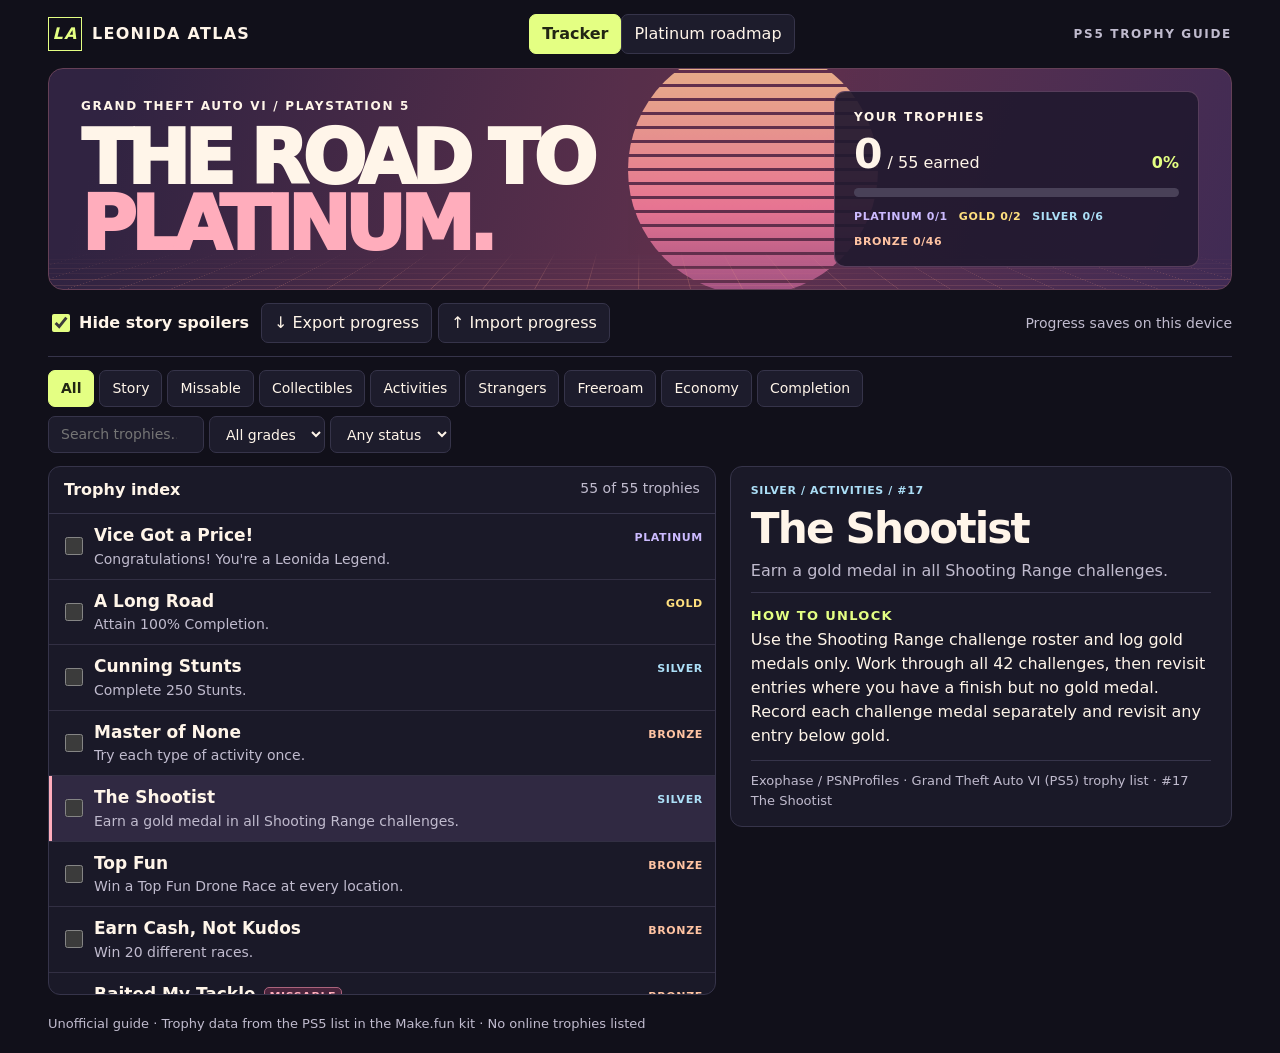
<file: app/index.html>
<!doctype html>
<html lang="en">
<head>
<meta charset="utf-8">
<meta name="viewport" content="width=device-width, initial-scale=1">
<title>Leonida Atlas · GTA VI trophy guide</title>
<link rel="stylesheet" href="style.css">
<script src="data/catalog.js" defer></script>
<script src="app.js" defer></script>
</head>
<body>
<header class="mast wrap">
  <a class="brand" href="#tracker"><span class="monogram" aria-hidden="true">LA</span> LEONIDA ATLAS</a>
  <div class="nav"><button id="trackerTab" type="button" aria-pressed="true">Tracker</button><button id="roadTab" type="button" aria-pressed="false">Platinum roadmap</button></div>
  <span class="system">PS5 TROPHY GUIDE</span>
</header>
<main class="wrap">
  <section class="hero" aria-labelledby="title">
    <div><p class="eyebrow">GRAND THEFT AUTO VI / PLAYSTATION 5</p><h1 id="title">THE ROAD TO<br><em>PLATINUM.</em></h1></div>
    <div class="sun" aria-hidden="true"></div>
    <section class="score" aria-label="Trophy progress">
      <p class="eyebrow">YOUR TROPHIES</p>
      <p class="scoreline"><strong id="earnedCount">0</strong><span> / 55 earned</span><b id="percent">0%</b></p>
      <progress id="progress" value="0" max="55" aria-label="Trophies earned"></progress>
      <div id="gradeCounts" class="gradeCounts"></div>
    </section>
  </section>
  <section class="tools" aria-label="Progress settings">
    <label class="spoiler"><input id="spoilers" type="checkbox" checked> Hide story spoilers</label>
    <div class="backup"><button id="export" type="button">↓ Export progress</button><button id="importButton" type="button">↑ Import progress</button><input id="import" type="file" accept=".json,application/json" hidden></div>
    <span id="status" role="status">Progress saves on this device</span>
  </section>
  <section id="tracker" aria-label="Trophy tracker">
    <div class="filters">
      <div id="kinds" class="kinds" aria-label="Trophy categories"></div>
      <div class="fields">
        <input id="search" type="search" aria-label="Search trophies" placeholder="Search trophies…">
        <select id="grade" aria-label="Grade"><option value="">All grades</option><option>Platinum</option><option>Gold</option><option>Silver</option><option>Bronze</option></select>
        <select id="state" aria-label="Earned status"><option value="">Any status</option><option>Remaining</option><option>Earned</option></select>
      </div>
    </div>
    <p id="missableNote" class="routeNote" hidden>MISSABLE flags a potential timing risk. Replay and chapter cutoffs are unconfirmed.</p>
    <div class="board">
      <section class="index" aria-label="Trophy list"><header><strong>Trophy index</strong><span id="results" aria-live="polite"></span></header><div id="rows"></div></section>
      <aside id="guide" aria-label="Selected trophy guide"></aside>
    </div>
  </section>
  <section id="roadmap" aria-labelledby="routeTitle" hidden>
    <div class="routeHeader"><div><p class="eyebrow">THE PLATINUM ROUTE</p><h2 id="routeTitle">Plan your run.</h2></div><button id="watch" type="button">View potential missables →</button></div>
    <p class="routeNote">MISSABLE flags timing to check during your run. The PS5 descriptions give no confirmed chapter lockouts or chapter-only collectibles.</p>
    <div id="stages"></div>
  </section>
  <footer>Unofficial guide · Trophy data from the PS5 list in the Make.fun kit · No online trophies listed</footer>
</main>
</body>
</html>
</file>
<file: app/style.css>
:root {
  color-scheme: dark;
  --bg: #11101a;
  --panel: #1a1928;
  --edge: #36344a;
  --ink: #fff5e9;
  --muted: #c0bbce;
  --lime: #e4ff83;
  --pink: #ffadbc;
  font: 16px/1.5 system-ui, sans-serif;
  color: var(--ink);
  background: var(--bg);
}
* { box-sizing: border-box; }
body { margin: 0; }
.wrap { width: min(1184px, calc(100% - 48px)); margin-inline: auto; }
.mast { display: flex; align-items: center; justify-content: space-between; gap: 12px; min-height: 68px; }
.brand { display: inline-flex; gap: 10px; align-items: center; font-weight: 850; letter-spacing: .08em; text-decoration: none; color: inherit; }
.monogram { display: grid; place-items: center; width: 34px; height: 34px; border: 1px solid var(--lime); color: var(--lime); font-style: italic; }
.system, .eyebrow { font-size: 12px; font-weight: 800; letter-spacing: .14em; }
.system { color: var(--muted); }
button, select, input { font: inherit; }
button, select, input[type=search] { border: 1px solid var(--edge); color: var(--ink); background: #1d1c2c; border-radius: 7px; padding: 7px 12px; }
button { cursor: pointer; }
button:hover, select:hover { border-color: var(--muted); }
button[aria-pressed=true] { background: var(--lime); color: #222614; border-color: var(--lime); font-weight: 750; }
:focus-visible { outline: 3px solid var(--lime); outline-offset: 3px; }
.hero { min-height: 214px; position: relative; isolation: isolate; overflow: hidden; display: flex; align-items: center; justify-content: space-between; gap: 20px; padding: 22px 32px; border: 1px solid #654057; border-radius: 15px; background: linear-gradient(108deg,#302341 6%,#61314d 57%,#402b54); }
.hero::after { content: ''; position: absolute; z-index: -1; inset: 65% -20% -45%; background: repeating-linear-gradient(0deg,#ffa28536 0 1px,transparent 1px 10px), repeating-linear-gradient(90deg,#ffa28536 0 1px,transparent 1px 55px); transform: perspective(200px) rotateX(45deg); mask-image: linear-gradient(transparent,black 32%); }
.sun { width: 250px; aspect-ratio: 1; border-radius: 50%; position: absolute; z-index: -2; top: -24px; left: 49%; background: repeating-linear-gradient(to bottom,transparent 0 11px,#63304d 11px 14px),linear-gradient(#ffce93,#ff819f 65%,#a9568a); opacity: .85; }
.eyebrow { margin: 0 0 6px; }
h1 { font-size: clamp(39px,6vw,75px); line-height: .88; letter-spacing: -.075em; margin: 10px 0 4px; font-weight: 950; }
h1 em { color: var(--pink); font-style: normal; }
.score { width: min(100%, 365px); padding: 16px 19px; border: 1px solid #a3729866; background: #211a2fea; border-radius: 11px; }
.scoreline { margin: 0; display: flex; gap: 5px; align-items: baseline; }
.scoreline strong { font-size: 41px; line-height: 1.1; }
.scoreline b { margin-left: auto; color: var(--lime); }
progress { width: 100%; height: 9px; border: 0; border-radius: 20px; overflow: hidden; background: #494158; color: var(--lime); }
progress::-webkit-progress-bar { background: #494158; }
progress::-webkit-progress-value { background: var(--lime); }
.gradeCounts { display: flex; flex-wrap: wrap; gap: 8px 11px; margin-top: 8px; font-size: 12px; }
.tools { display: flex; align-items: center; flex-wrap: wrap; gap: 12px; padding: 13px 0; border-bottom: 1px solid var(--edge); }
.spoiler { display: flex; align-items: center; gap: 6px; font-weight: 700; }
input[type=checkbox] { width: 18px; height: 18px; accent-color: var(--lime); cursor: pointer; }
.backup { display: flex; gap: 6px; }
#status, #results { color: var(--muted); font-size: 14px; }
#status { margin-left: auto; }
.filters { padding: 13px 0; display: flex; flex-wrap: wrap; gap: 9px; justify-content: space-between; }
.kinds, .fields { display: flex; flex-wrap: wrap; gap: 5px; }
.kinds button, .fields input, .fields select { font-size: 14px; }
.fields input { width: 156px; }
.board { display: grid; grid-template-columns: 1.33fr 1fr; gap: 14px; align-items: start; }
.index, #guide, .stage { background: var(--panel); border: 1px solid var(--edge); border-radius: 12px; }
.index header { padding: 11px 15px; display: flex; justify-content: space-between; border-bottom: 1px solid var(--edge); }
#rows { max-height: 480px; overflow: auto; }
.row { display: grid; grid-template-columns: 26px 1fr; gap: 7px; align-items: center; padding: 0 12px; border-bottom: 1px solid #322f43; }
.row:last-child { border-bottom: 0; }
.row:has([aria-current=true]) { background: #302942; box-shadow: inset 3px 0 var(--pink); }
.row button { width: 100%; padding: 9px 0; text-align: left; border: 0; background: transparent; }
.row button:hover .name { text-decoration: underline; }
.row button:focus-visible { outline-offset: -3px; }
.rowTop { display: flex; align-items: baseline; gap: 8px; }
.rowTop .grade { margin-left: auto; }
.name { font-weight: 800; font-size: 17px; }
.desc { display: block; color: var(--muted); font-size: 14px; }
.grade, .risk { font-size: 11px; font-weight: 850; letter-spacing: .055em; text-transform: uppercase; }
.platinum { color: #ccbbff; }.gold { color: #ffe07f; }.silver { color: #acdff7; }.bronze { color: #ffc3a2; }
.risk { color: var(--pink); }
#guide { padding: 16px 20px; }
#guide h2, .routeHeader h2 { font-size: clamp(25px,3.3vw,43px); letter-spacing: -.045em; line-height: 1.04; margin: 7px 0 8px; }
#guide h3 { font-size: 13px; color: var(--lime); letter-spacing: .1em; text-transform: uppercase; margin: 13px 0 3px; }
#guide p { margin: 0 0 7px; }
#guide .official { color: var(--muted); padding-bottom: 9px; border-bottom: 1px solid var(--edge); }
#guide .source { margin: 12px 0 0; padding-top: 10px; border-top: 1px solid var(--edge); color: var(--muted); font-size: 13px; }
#guide a { color: var(--lime); }
.empty { padding: 14px; color: var(--muted); }
.routeHeader { display: flex; justify-content: space-between; align-items: end; gap: 12px; padding: 17px 0; }
#stages { display: grid; gap: 10px; grid-template-columns: repeat(3,1fr); }
.stage { padding: 14px; }
.stage h3 { margin: 0; font-size: 23px; }
.stage p { color: var(--muted); margin: 5px 0 10px; }
.stage .step { color: var(--pink); }
.stage button { color: var(--lime); }
footer { color: var(--muted); padding: 19px 0; font-size: 13px; }
@media (max-width: 830px) {
  .system { display: none; }
  .board { grid-template-columns: 1fr 1fr; }
  #stages { grid-template-columns: repeat(2,1fr); }
}
@media (max-width: 630px) {
  .wrap { width: calc(100% - 24px); }
  .mast { flex-wrap: wrap; padding: 10px 0; }
  .hero { flex-direction: column; align-items: start; padding: 17px; }
  .sun { left: 45%; width: 178px; }
  #status { margin-left: 0; }
  .board, #stages { grid-template-columns: 1fr; }
  #rows { max-height: 42vh; }
  .routeHeader { align-items: start; flex-direction: column; }
}

.risk {
  background: #49243c;
  border: 1px solid #ab637c;
  border-radius: 5px;
  padding: 1px 5px;
  white-space: nowrap;
}
.routeNote {
  margin: 0 0 10px;
  color: var(--muted);
  font-size: 14px;
}
.stage { display: flex; flex-direction: column; align-items: start; }
.stage button { margin-top: auto; }
</file>
